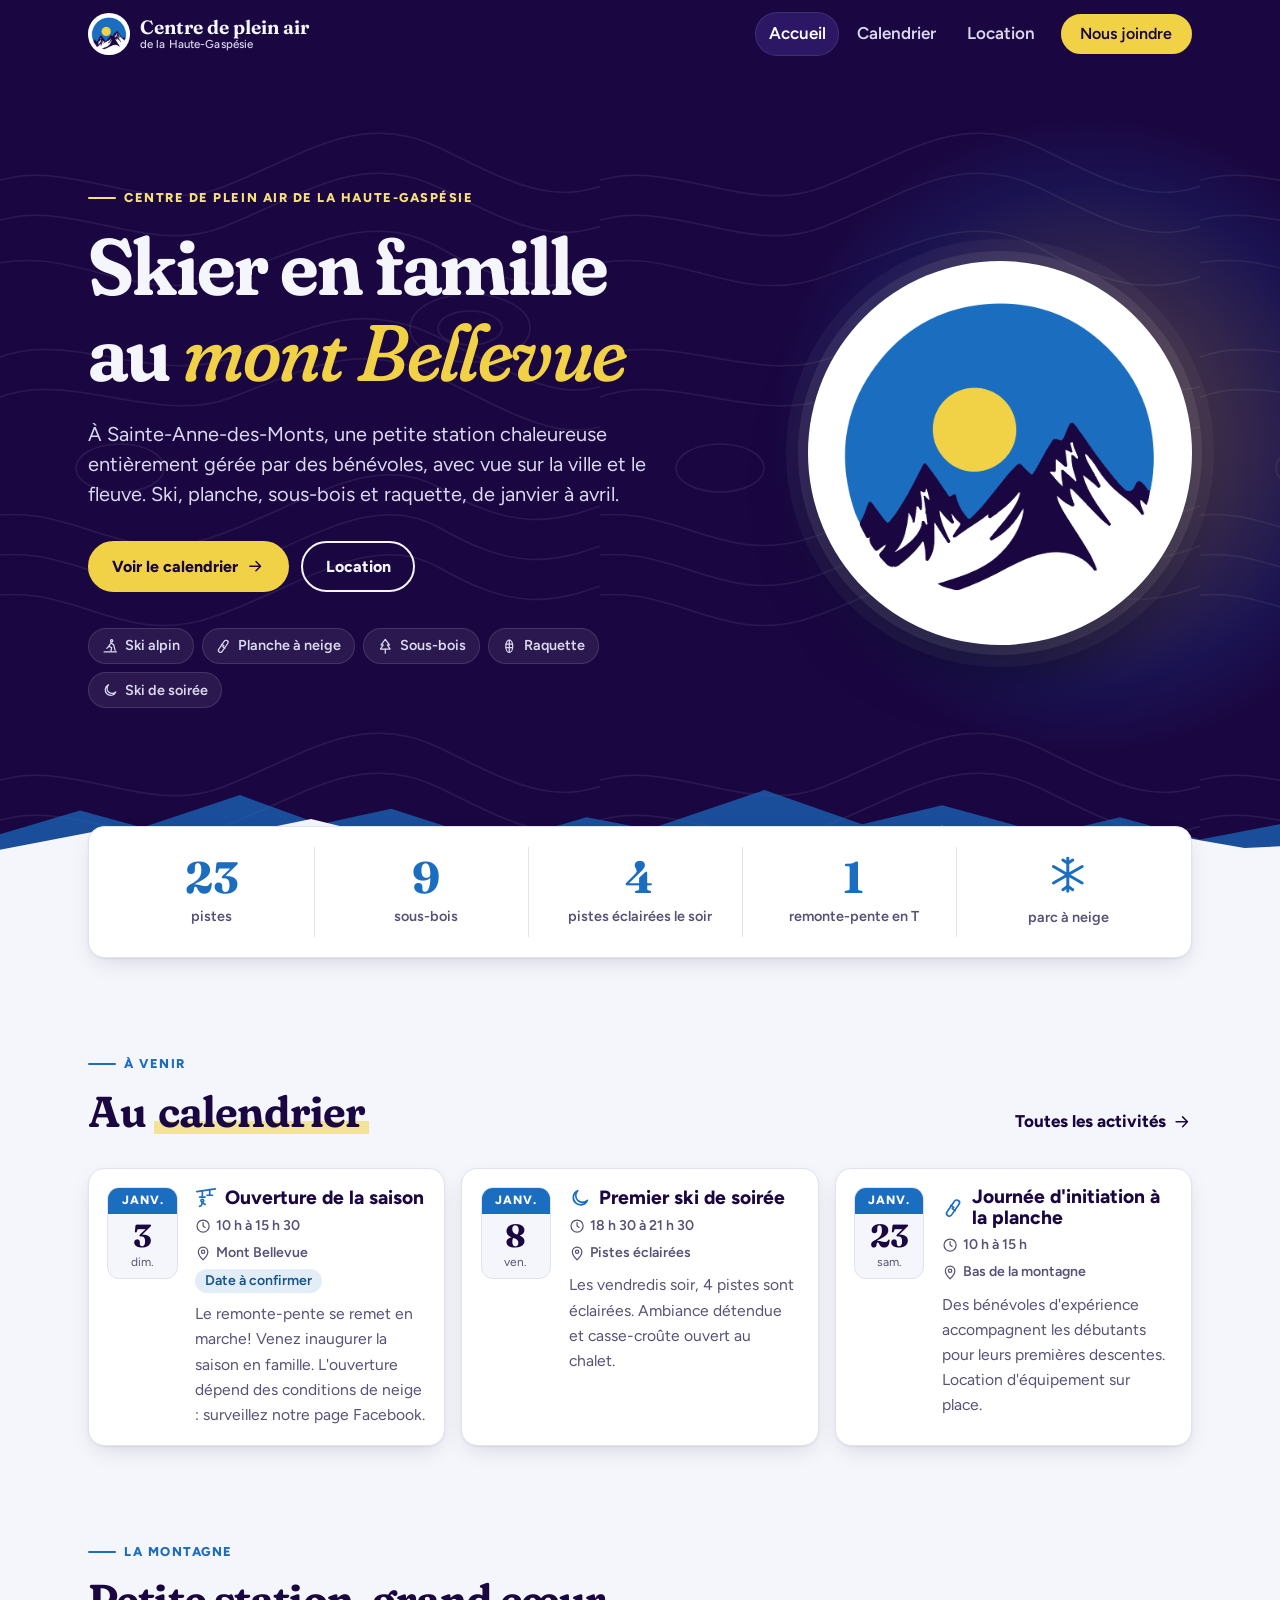
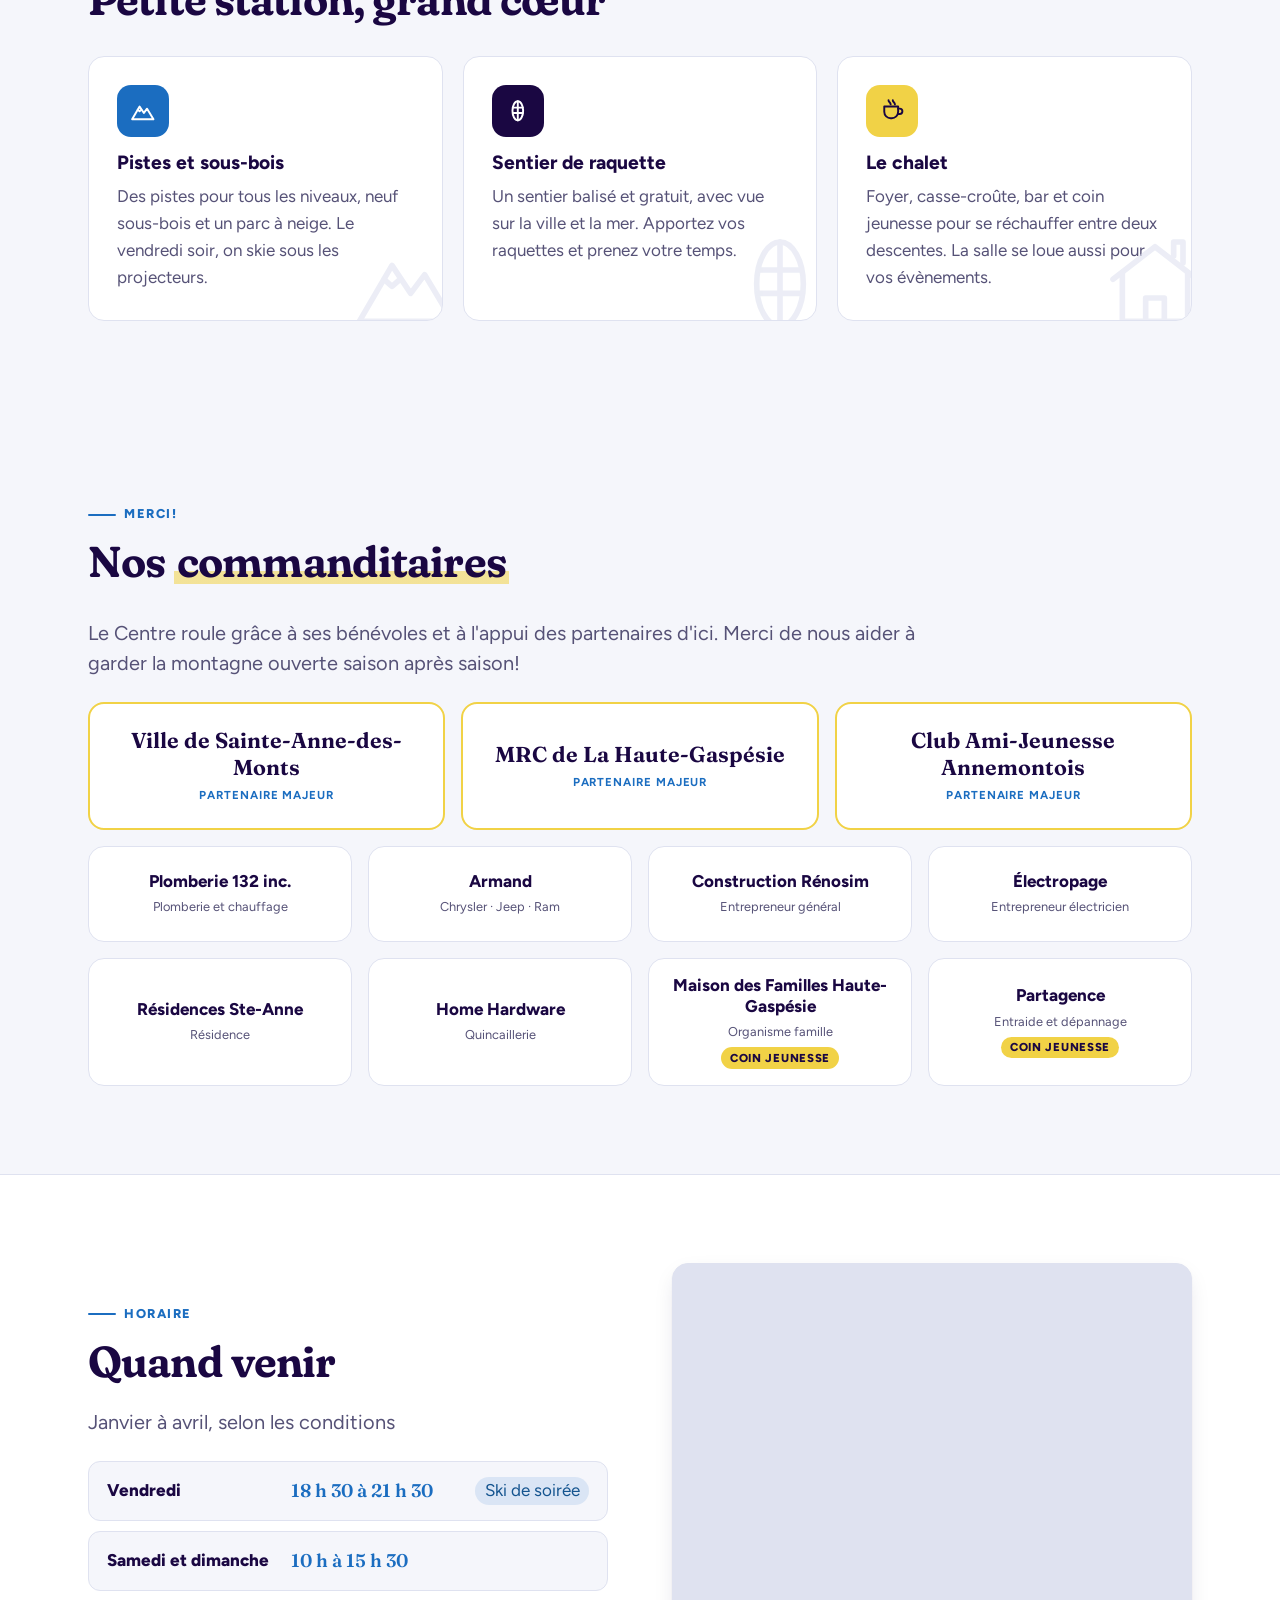
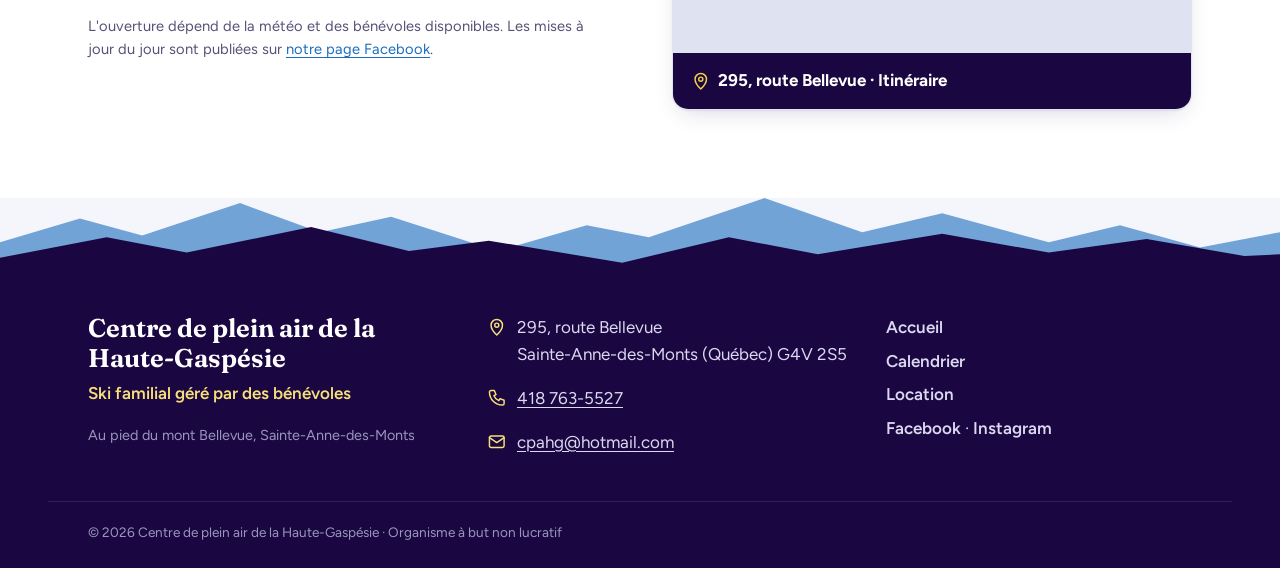
<file: index.html>
<!doctype html>
<html lang="fr-CA">
<head>
  <meta charset="utf-8">
  <meta name="viewport" content="width=device-width, initial-scale=1">
  <title>Centre de plein air de la Haute-Gaspésie | Ski au mont Bellevue</title>
  <meta name="description" content="Ski alpin, planche à neige et raquette à Sainte-Anne-des-Monts. Une station familiale entièrement gérée par des bénévoles.">
  <meta property="og:title" content="Centre de plein air de la Haute-Gaspésie">
  <meta property="og:description" content="Ski alpin, planche à neige et raquette à Sainte-Anne-des-Monts.">
  <meta property="og:type" content="website">
  <link rel="icon" href="images/favicon.png">
  <link rel="stylesheet" href="assets/style.css">
  <script src="assets/donnees.js" defer></script>
  <script src="assets/site.js" defer></script>
</head>
<body>
  <div data-site-header></div>

  <main id="contenu">
    <section class="hero">
      <div class="wrap">
        <div>
          <p class="kicker">Centre de plein air de la Haute-Gaspésie</p>
          <h1>Skier en famille au <em>mont Bellevue</em></h1>
          <p class="lead">À Sainte-Anne-des-Monts, une petite station chaleureuse entièrement gérée par des bénévoles, avec vue sur la ville et le fleuve. Ski, planche, sous-bois et raquette, de janvier à avril.</p>
          <div class="hero-actions">
            <a class="btn" href="calendrier/">Voir le calendrier <svg class="i"><use href="#i-arrow"/></svg></a>
            <a class="btn btn-ghost" href="location/">Location</a>
          </div>
          <ul class="seasons" aria-label="Activités offertes">
            <li><svg class="i"><use href="#i-ski"/></svg>Ski alpin</li>
            <li><svg class="i"><use href="#i-board"/></svg>Planche à neige</li>
            <li><svg class="i"><use href="#i-tree"/></svg>Sous-bois</li>
            <li><svg class="i"><use href="#i-snowshoe"/></svg>Raquette</li>
            <li><svg class="i"><use href="#i-moon"/></svg>Ski de soirée</li>
          </ul>
        </div>
        <div class="hero-media">
          <img src="images/logo.png" alt="Logo du Centre de plein air de la Haute-Gaspésie : des montagnes enneigées sous un soleil" width="474" height="474">
        </div>
      </div>
      <div data-ridge></div>
    </section>

    <!-- La montagne en chiffres -->
    <section class="stats-band">
      <div class="wrap">
        <ul class="stats">
          <li class="reveal"><span class="stat-num">23</span><span class="stat-label">pistes</span></li>
          <li class="reveal"><span class="stat-num">9</span><span class="stat-label">sous-bois</span></li>
          <li class="reveal"><span class="stat-num">4</span><span class="stat-label">pistes éclairées le soir</span></li>
          <li class="reveal"><span class="stat-num">1</span><span class="stat-label">remonte-pente en T</span></li>
          <li class="reveal"><span class="stat-num"><svg class="i"><use href="#i-snow"/></svg></span><span class="stat-label">parc à neige</span></li>
        </ul>
      </div>
    </section>

    <section class="section">
      <div class="wrap">
        <div class="section-head reveal">
          <div>
            <p class="kicker">À venir</p>
            <h2>Au <span class="underline">calendrier</span></h2>
          </div>
          <a class="link-arrow" href="calendrier/">Toutes les activités <svg class="i"><use href="#i-arrow"/></svg></a>
        </div>
        <div class="events events-grid" data-prochaines="3"></div>
      </div>
    </section>

    <section class="section" style="padding-top:0">
      <div class="wrap">
        <div class="section-head reveal">
          <div>
            <p class="kicker">La montagne</p>
            <h2>Petite station, grand cœur</h2>
          </div>
        </div>
        <div class="features">
          <article class="feature reveal">
            <div class="badge"><svg class="i"><use href="#i-mountain"/></svg></div>
            <h3>Pistes et sous-bois</h3>
            <p>Des pistes pour tous les niveaux, neuf sous-bois et un parc à neige. Le vendredi soir, on skie sous les projecteurs.</p>
            <svg class="i ghost-icon" aria-hidden="true"><use href="#i-mountain"/></svg>
          </article>
          <article class="feature reveal">
            <div class="badge"><svg class="i"><use href="#i-snowshoe"/></svg></div>
            <h3>Sentier de raquette</h3>
            <p>Un sentier balisé et gratuit, avec vue sur la ville et la mer. Apportez vos raquettes et prenez votre temps.</p>
            <svg class="i ghost-icon" aria-hidden="true"><use href="#i-snowshoe"/></svg>
          </article>
          <article class="feature reveal">
            <div class="badge"><svg class="i"><use href="#i-cup"/></svg></div>
            <h3>Le chalet</h3>
            <p>Foyer, casse-croûte, bar et coin jeunesse pour se réchauffer entre deux descentes. La salle se loue aussi pour vos évènements.</p>
            <svg class="i ghost-icon" aria-hidden="true"><use href="#i-cabin"/></svg>
          </article>
        </div>
      </div>
    </section>

    <!-- Commanditaires -->
    <section class="section">
      <div class="wrap">
        <div class="section-head reveal">
          <div>
            <p class="kicker">Merci!</p>
            <h2>Nos <span class="underline">commanditaires</span></h2>
          </div>
        </div>
        <p class="lead reveal">Le Centre roule grâce à ses bénévoles et à l'appui des partenaires d'ici. Merci de nous aider à garder la montagne ouverte saison après saison!</p>
        <div class="sponsors" data-commanditaires></div>
      </div>
    </section>

    <!-- Horaire et accès -->
    <section class="section section-alt">
      <div class="wrap two-col">
        <div class="reveal">
          <p class="kicker">Horaire</p>
          <h2>Quand venir</h2>
          <p class="lead" data-site-saison></p>
          <ul class="hours" data-heures></ul>
          <p class="note">L'ouverture dépend de la météo et des bénévoles disponibles. Les mises à jour du jour sont publiées sur <a href="https://www.facebook.com/cpahg">notre page Facebook</a>.</p>
        </div>
        <div class="map reveal">
          <iframe src="https://www.google.com/maps?q=49.096576,-66.519127&z=14&output=embed" title="Carte : 295, route Bellevue, Sainte-Anne-des-Monts" loading="lazy" referrerpolicy="no-referrer-when-downgrade"></iframe>
          <a class="map-link" href="https://www.google.com/maps/dir/?api=1&destination=49.096576,-66.519127"><svg class="i"><use href="#i-pin"/></svg>295, route Bellevue · Itinéraire</a>
        </div>
      </div>
    </section>
  </main>

  <div data-site-footer></div>
</body>
</html>
</file>
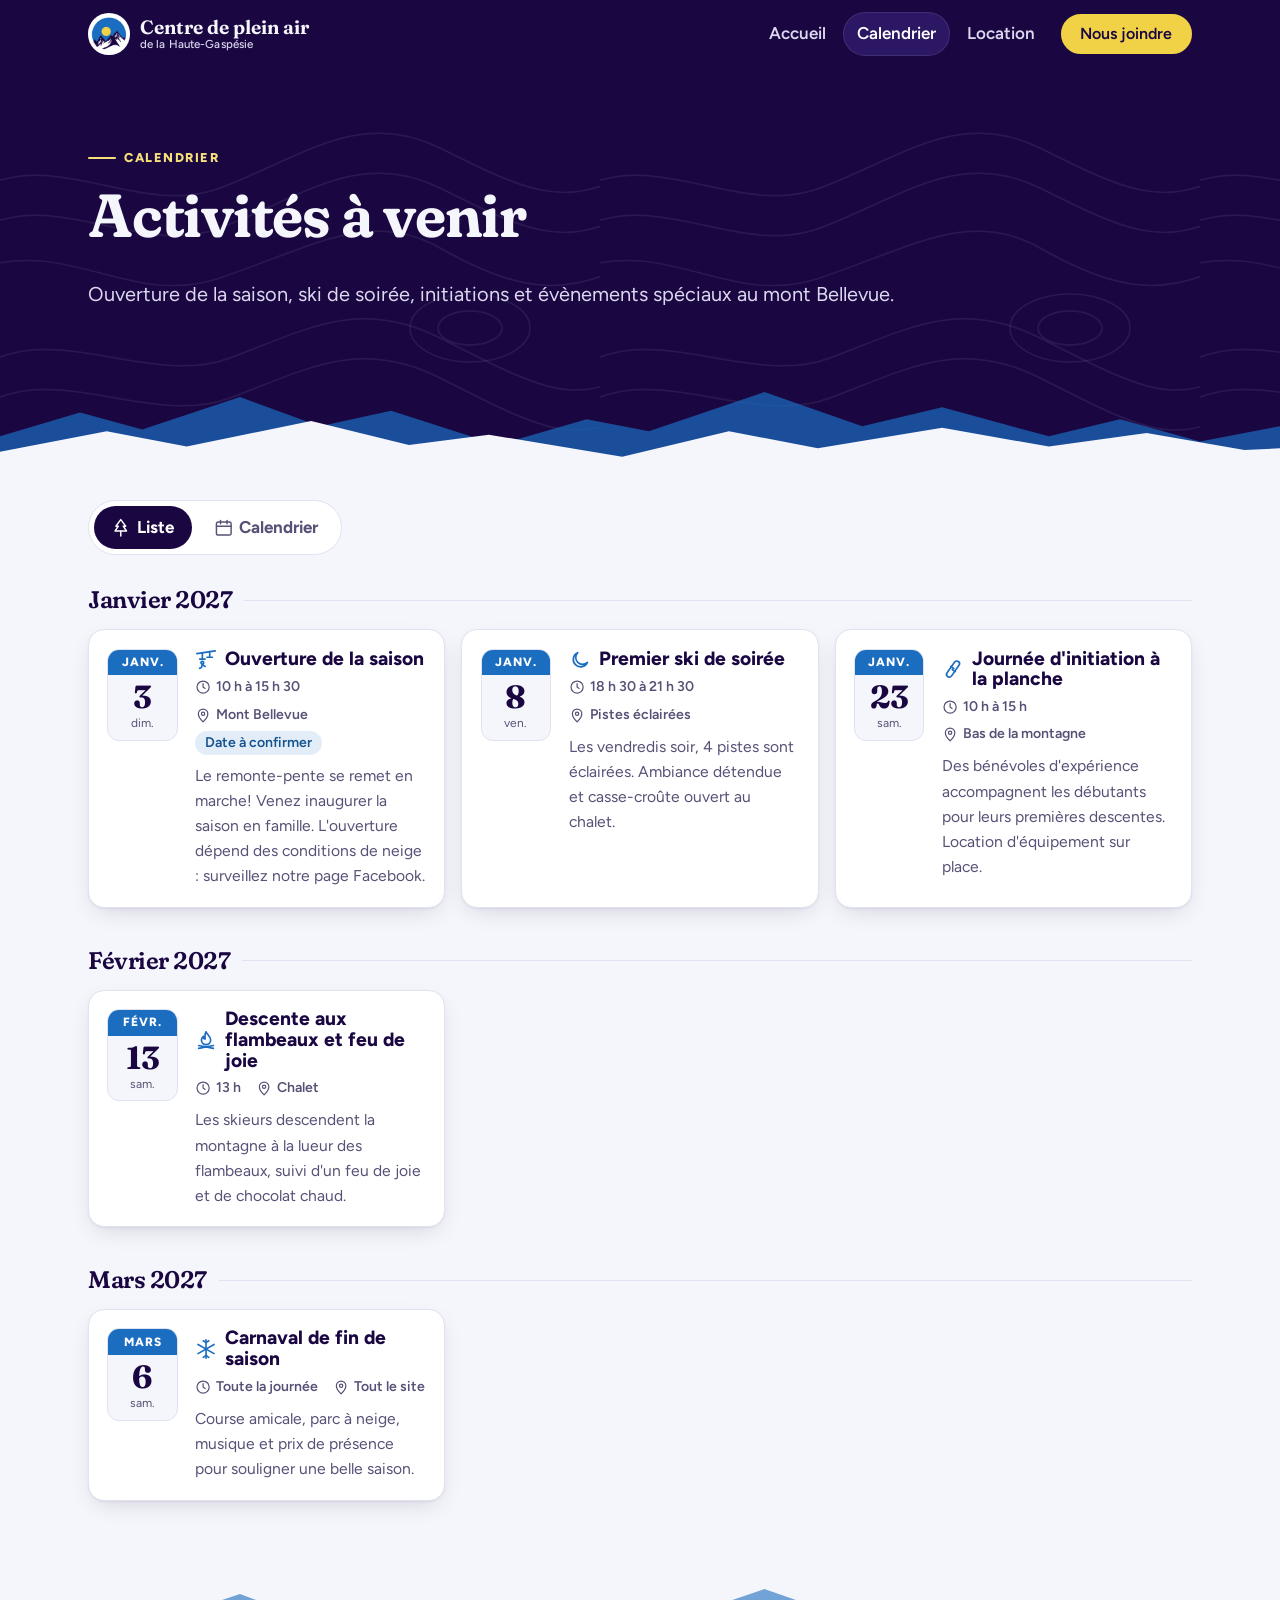
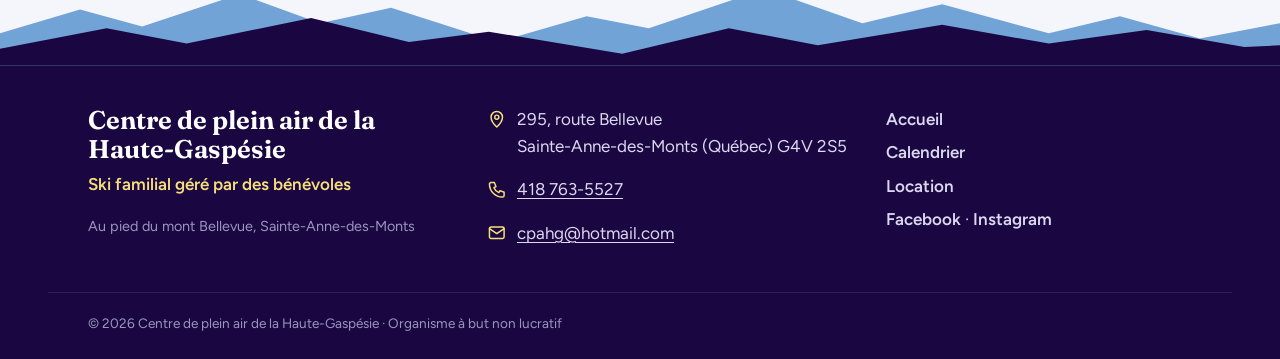
<file: calendrier/index.html>
<!doctype html>
<html lang="fr-CA">
<head>
  <meta charset="utf-8">
  <meta name="viewport" content="width=device-width, initial-scale=1">
  <title>Calendrier | Centre de plein air de la Haute-Gaspésie</title>
  <meta name="description" content="Toutes les activités à venir au Centre de plein air de la Haute-Gaspésie, avec une brève description.">
  <link rel="icon" href="../images/favicon.png">
  <link rel="stylesheet" href="../assets/style.css">
  <script src="../assets/donnees.js" defer></script>
  <script src="../assets/site.js" defer></script>
  <script src="../assets/calendrier.js" defer></script>
</head>
<body>
  <div data-site-header></div>

  <main id="contenu">
    <section class="page-head">
      <div class="wrap">
        <p class="kicker">Calendrier</p>
        <h1>Activités à venir</h1>
        <p class="lead">Ouverture de la saison, ski de soirée, initiations et évènements spéciaux au mont Bellevue.</p>
      </div>
      <div data-ridge></div>
    </section>

    <section class="section" style="padding-top:2rem">
      <div class="wrap">
        <div class="tabs" role="tablist" aria-label="Affichage du calendrier">
          <button role="tab" id="t-liste" aria-controls="p-liste" aria-selected="true"><svg class="i"><use href="#i-tree"/></svg>Liste</button>
          <button role="tab" id="t-mois" aria-controls="p-mois" aria-selected="false" tabindex="-1"><svg class="i"><use href="#i-calendar"/></svg>Calendrier</button>
        </div>

        <div id="p-liste" role="tabpanel" aria-labelledby="t-liste"></div>
        <div id="p-mois" role="tabpanel" aria-labelledby="t-mois" hidden></div>
      </div>
    </section>
  </main>

  <div data-site-footer></div>
</body>
</html>
</file>
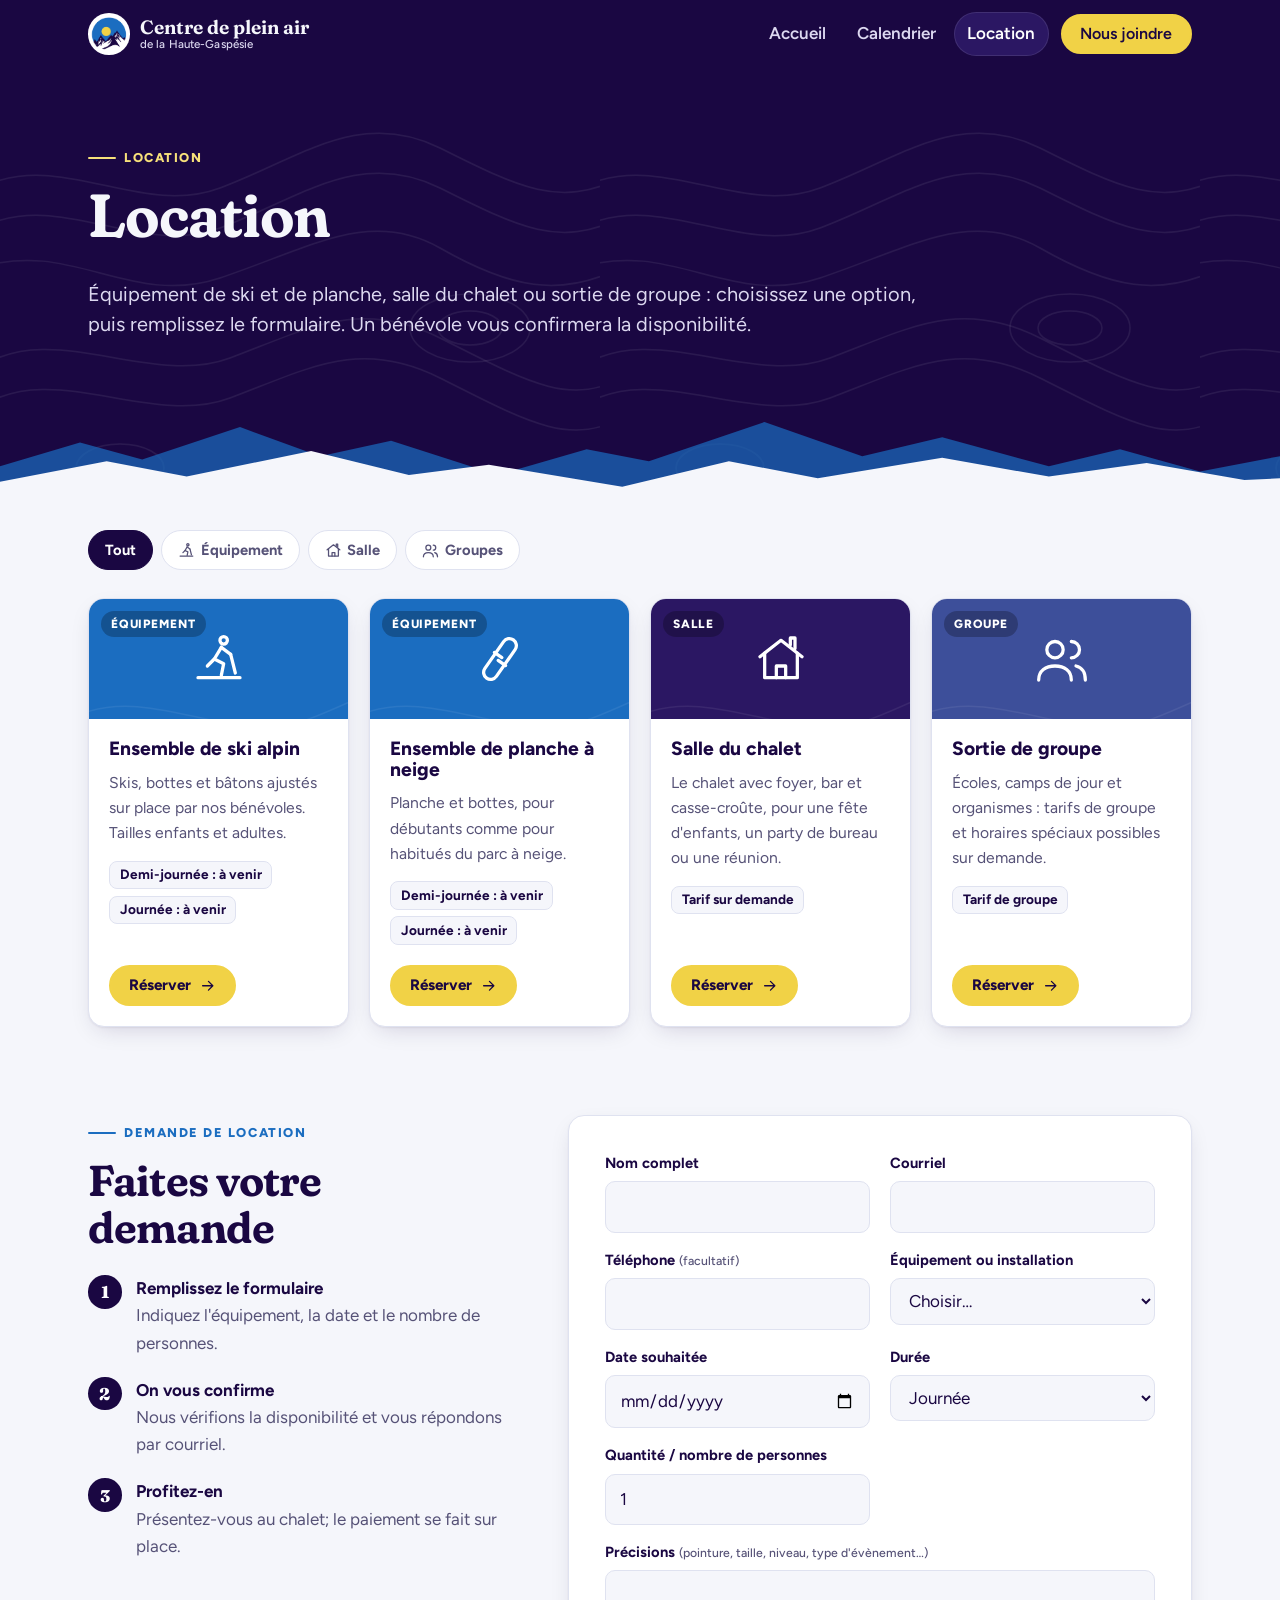
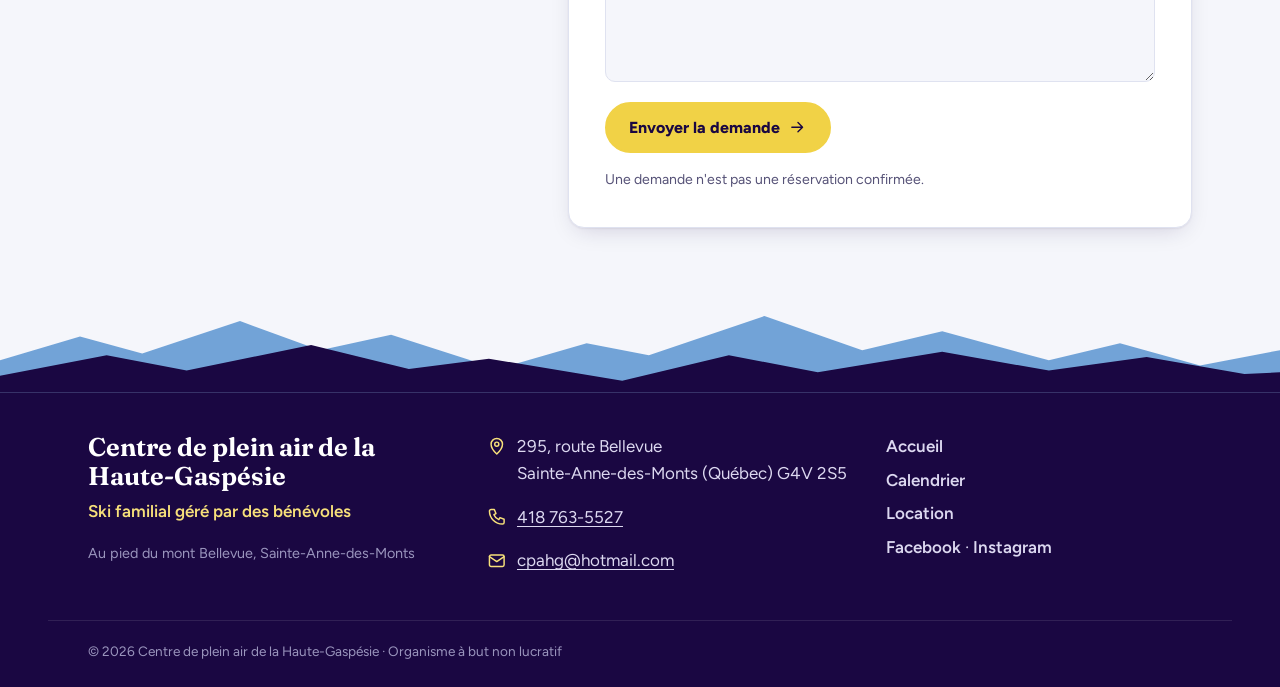
<file: location/index.html>
<!doctype html>
<html lang="fr-CA">
<head>
  <meta charset="utf-8">
  <meta name="viewport" content="width=device-width, initial-scale=1">
  <title>Location | Centre de plein air de la Haute-Gaspésie</title>
  <meta name="description" content="Location d'équipement de ski et de planche, de la salle du chalet et sorties de groupe au Centre de plein air de la Haute-Gaspésie.">
  <link rel="icon" href="../images/favicon.png">
  <link rel="stylesheet" href="../assets/style.css">
  <script src="../assets/donnees.js" defer></script>
  <script src="../assets/site.js" defer></script>
  <script src="../assets/location.js" defer></script>
</head>
<body>
  <div data-site-header></div>

  <main id="contenu">
    <section class="page-head">
      <div class="wrap">
        <p class="kicker">Location</p>
        <h1>Location</h1>
        <p class="lead">Équipement de ski et de planche, salle du chalet ou sortie de groupe : choisissez une option, puis remplissez le formulaire. Un bénévole vous confirmera la disponibilité.</p>
      </div>
      <div data-ridge></div>
    </section>

    <section class="section" style="padding-top:2rem">
      <div class="wrap">
        <div class="filters" role="group" aria-label="Filtrer par catégorie">
          <button class="chip" aria-pressed="true" data-filtre="tout">Tout</button>
          <button class="chip" aria-pressed="false" data-filtre="équipement"><svg class="i"><use href="#i-ski"/></svg>Équipement</button>
          <button class="chip" aria-pressed="false" data-filtre="salle"><svg class="i"><use href="#i-cabin"/></svg>Salle</button>
          <button class="chip" aria-pressed="false" data-filtre="groupe"><svg class="i"><use href="#i-users"/></svg>Groupes</button>
        </div>
        <div class="rentals" id="options"></div>
      </div>
    </section>

    <section class="section" id="reserver" style="padding-top:0">
      <div class="wrap form-wrap">
        <div class="reveal">
          <p class="kicker">Demande de location</p>
          <h2>Faites votre demande</h2>
          <ol class="steps">
            <li><strong>Remplissez le formulaire</strong>Indiquez l'équipement, la date et le nombre de personnes.</li>
            <li><strong>On vous confirme</strong>Nous vérifions la disponibilité et vous répondons par courriel.</li>
            <li><strong>Profitez-en</strong>Présentez-vous au chalet; le paiement se fait sur place.</li>
          </ol>
        </div>

        <form class="form reveal" id="form-location" novalidate>
          <div class="field">
            <label for="f-nom">Nom complet</label>
            <input id="f-nom" name="nom" autocomplete="name" required>
          </div>
          <div class="field">
            <label for="f-courriel">Courriel</label>
            <input id="f-courriel" name="courriel" type="email" autocomplete="email" required>
          </div>
          <div class="field">
            <label for="f-tel">Téléphone <small>(facultatif)</small></label>
            <input id="f-tel" name="telephone" type="tel" autocomplete="tel">
          </div>
          <div class="field">
            <label for="f-option">Équipement ou installation</label>
            <select id="f-option" name="option" required></select>
          </div>
          <div class="field">
            <label for="f-date">Date souhaitée</label>
            <input id="f-date" name="date" type="date" required>
          </div>
          <div class="field">
            <label for="f-duree">Durée</label>
            <select id="f-duree" name="duree">
              <option>Demi-journée</option>
              <option selected>Journée</option>
              <option>Soirée</option>
              <option>Autre (préciser)</option>
            </select>
          </div>
          <div class="field">
            <label for="f-qte">Quantité / nombre de personnes</label>
            <input id="f-qte" name="quantite" type="number" min="1" value="1">
          </div>
          <div class="field full">
            <label for="f-msg">Précisions <small>(pointure, taille, niveau, type d'évènement…)</small></label>
            <textarea id="f-msg" name="message"></textarea>
          </div>
          <div class="form-foot">
            <button class="btn" type="submit">Envoyer la demande <svg class="i"><use href="#i-arrow"/></svg></button>
            <p>Une demande n'est pas une réservation confirmée.</p>
          </div>
          <div class="form-status" role="status" hidden></div>
        </form>
      </div>
    </section>
  </main>

  <div data-site-footer></div>
</body>
</html>
</file>
<file: assets/style.css>
/* Centre de plein air — feuille de style
   Palette : forêt d'épinettes, lac, coucher de soleil, écorce de bouleau. */

@import url("https://fonts.googleapis.com/css2?family=Fraunces:opsz,wght,SOFT@9..144,400..800,100&family=Figtree:wght@400..800&display=swap");

:root {
  /* Couleurs tirées du logo */
  --night: #1a0742;     /* montagnes : fonds foncés, texte principal */
  --night-2: #2b1763;   /* surfaces sur fond foncé */
  --sky: #1b6dc0;       /* ciel : liens, accent principal */
  --sun: #f1d246;       /* soleil : boutons, détails */
  --sun-2: #f7e07a;     /* soleil pâle : accents sur fond foncé */
  --ice: #8bb8e8;       /* bleu glacier : montagnes d'arrière-plan */
  --snow: #f5f6fb;      /* neige : fond clair */
  --frost: #dfe2f0;     /* bordures, surfaces douces */
  --dusk: #565277;      /* texte secondaire */
  --on-dark: #dcd8f0;

  --font: "Figtree", system-ui, sans-serif;
  --display: "Fraunces", Georgia, serif;
  --wrap: 74rem;
  --gutter: clamp(1rem, 4vw, 2.5rem);
  --radius: 16px;
  --shadow: 0 1px 2px rgba(26, 7, 66, .06), 0 8px 24px -8px rgba(26, 7, 66, .18);

  /* Lignes topographiques (motif de fond du héros). */
  --topo: url("data:image/svg+xml,%3Csvg xmlns='http://www.w3.org/2000/svg' width='600' height='600' viewBox='0 0 600 600'%3E%3Cg fill='none' stroke='%23ffffff' stroke-opacity='.07' stroke-width='1.5'%3E%3Cpath d='M-20 120c80-40 160 30 240 0s140-80 220-40 120 60 180 30'/%3E%3Cpath d='M-20 160c80-40 160 30 240 0s140-80 220-40 120 60 180 30'/%3E%3Cpath d='M-20 200c90-30 150 40 240 10s150-70 220-30 120 50 180 20'/%3E%3Cpath d='M-20 300c70-50 170 20 250-10s130-60 210-20 130 70 180 40'/%3E%3Cpath d='M-20 340c70-50 170 20 250-10s130-60 210-20 130 70 180 40'/%3E%3Cpath d='M-20 450c90-20 140 50 230 20s160-90 230-50 110 40 180 10'/%3E%3Cpath d='M-20 490c90-20 140 50 230 20s160-90 230-50 110 40 180 10'/%3E%3Cpath d='M-20 530c90-20 140 50 230 20s160-90 230-50 110 40 180 10'/%3E%3Cellipse cx='470' cy='260' rx='60' ry='34'/%3E%3Cellipse cx='470' cy='260' rx='32' ry='17'/%3E%3Cellipse cx='120' cy='400' rx='44' ry='24'/%3E%3C/g%3E%3C/svg%3E");
}

*, *::before, *::after { box-sizing: border-box; }
html { -webkit-text-size-adjust: 100%; scroll-behavior: smooth; }
body {
  margin: 0; font-family: var(--font); font-size: 1.0625rem; line-height: 1.6;
  color: var(--night); background: var(--snow);
}
img { max-width: 100%; height: auto; display: block; }
a { color: var(--sky); text-underline-offset: .2em; text-decoration-thickness: 1px; }
a:hover { text-decoration-thickness: 2px; }
:focus-visible { outline: 3px solid var(--sky); outline-offset: 3px; border-radius: 4px; }

.wrap { width: 100%; max-width: var(--wrap); margin: 0 auto; padding: 0 var(--gutter); }
[hidden] { display: none !important; }
.sr-only { position: absolute; width: 1px; height: 1px; overflow: hidden; clip: rect(0 0 0 0); white-space: nowrap; }
.skip { position: absolute; left: -999px; top: .5rem; background: var(--sun); color: var(--night); padding: .5rem 1rem; z-index: 100; border-radius: 8px; }
.skip:focus { left: .5rem; }

.i { width: 1.15em; height: 1.15em; flex: none; fill: none; stroke: currentColor; stroke-width: 1.8; stroke-linecap: round; stroke-linejoin: round; vertical-align: -.2em; }

/* ---------- Typographie ---------- */

h1, h2, h3 { line-height: 1.08; margin: 0 0 .5em; }
h1, h2 { font-family: var(--display); font-weight: 650; font-variation-settings: "SOFT" 100; letter-spacing: -.02em; }
h1 { font-size: clamp(2.6rem, 7vw, 5rem); }
h2 { font-size: clamp(1.8rem, 4vw, 2.7rem); }
h3 { font-size: 1.2rem; font-weight: 750; }
p { margin: 0 0 1em; max-width: 65ch; }
.lead { font-size: 1.25rem; line-height: 1.5; color: var(--dusk); }
.kicker {
  display: inline-flex; align-items: center; gap: .5rem;
  font-size: .8rem; font-weight: 800; letter-spacing: .12em; text-transform: uppercase; color: var(--sky);
  margin-bottom: .9rem;
}
/**/.kicker::before { content: ""; width: 1.75rem; height: 2px; background: currentColor; border-radius: 2px; }
.underline { background: linear-gradient(transparent 68%, rgba(241,210,70,.55) 68% 92%, transparent 92%); padding: 0 .08em; }

/* ---------- En-tête ---------- */

.site-header { background: var(--night); color: var(--snow); position: sticky; top: 0; z-index: 50; }
.site-header .wrap { display: flex; align-items: center; justify-content: space-between; gap: 1rem; min-height: 4.25rem; }
.brand { display: flex; align-items: center; gap: .65rem; color: inherit; text-decoration: none; font-family: var(--display); font-weight: 650; font-size: 1.2rem; }
.brand img { width: 2.6rem; height: 2.6rem; border-radius: 50%; background: #fff; }
.nav { display: flex; align-items: center; gap: .25rem; }
.nav a { color: var(--on-dark); text-decoration: none; font-weight: 600; padding: .5rem .85rem; border-radius: 999px; }
.nav a:hover { color: #fff; background: var(--night-2); }
.nav a[aria-current="page"] { color: #fff; background: var(--night-2); box-shadow: inset 0 0 0 1px rgba(255,255,255,.1); }
.nav .btn { margin-left: .5rem; padding: .55rem 1.1rem; }
.menu-toggle { display: none; background: none; border: 1px solid rgba(255,255,255,.25); color: #fff; font: inherit; font-weight: 700; padding: .45rem .9rem; border-radius: 999px; cursor: pointer; }

@media (max-width: 820px) {
  .menu-toggle { display: block; }
  .nav { display: none; position: absolute; inset: 100% 0 auto; flex-direction: column; align-items: stretch; background: var(--night); padding: .5rem var(--gutter) 1.25rem; }
  .nav.open { display: flex; }
  .nav a { padding: .8rem 1rem; }
  .nav .btn { margin: .75rem 0 0; text-align: center; }
}

/* ---------- Boutons ---------- */

.btn {
  display: inline-flex; align-items: center; gap: .5rem; text-decoration: none; font-weight: 750;
  padding: .85rem 1.4rem; border-radius: 999px; line-height: 1.2; cursor: pointer; font-family: inherit; font-size: 1rem;
  background: var(--sun); color: var(--night) !important; border: 2px solid var(--sun);
  transition: transform .15s, background-color .15s, box-shadow .15s;
}
.btn:hover { background: #e6c22e; border-color: #e6c22e; transform: translateY(-2px); box-shadow: 0 8px 18px -8px rgba(241,210,70,.9); }
.btn .i { transition: transform .15s; }
.btn:hover .i { transform: translateX(3px); }
.btn-ghost { background: transparent; color: inherit !important; border-color: currentColor; }
.btn-ghost:hover { background: rgba(255,255,255,.08); border-color: currentColor; box-shadow: none; }

/* ---------- Héros ---------- */

.hero { position: relative; background: var(--night) var(--topo); color: var(--snow); overflow: hidden; }
.hero::before { /* lueur du soleil */
  content: ""; position: absolute; width: 40rem; height: 40rem; right: -8rem; top: 50%; transform: translateY(-55%); border-radius: 50%;
  background: radial-gradient(circle, rgba(241,210,70,.32), rgba(27,109,192,.12) 55%, transparent 70%);
  pointer-events: none;
}
.hero .wrap { position: relative; display: grid; grid-template-columns: 1.15fr .85fr; gap: clamp(2rem, 5vw, 4rem); align-items: center; padding-top: clamp(3.5rem, 9vw, 7rem); padding-bottom: clamp(5rem, 11vw, 9rem); }
.hero h1 { margin-bottom: .3em; }
.hero h1 em { font-style: italic; color: var(--sun); font-weight: 500; }
.hero .lead { color: var(--on-dark); margin-bottom: 2rem; }
.hero .kicker { color: var(--sun-2); }
.hero-actions { display: flex; flex-wrap: wrap; gap: .75rem; }
.hero-media img { width: 100%; max-width: 24rem; margin-left: auto; border-radius: 50%; background: #fff; box-shadow: 0 0 0 10px rgba(255,255,255,.08), 0 0 0 22px rgba(255,255,255,.04), 0 30px 60px -10px rgba(0,0,0,.5); animation: float 7s ease-in-out infinite; }
@keyframes float { 50% { transform: translateY(-10px) rotate(-1.5deg); } }
.hero .ridge { position: absolute; bottom: -1px; left: 0; }

.seasons { display: flex; gap: .5rem; flex-wrap: wrap; margin-top: 2.25rem; padding: 0; list-style: none; }
.seasons li { display: inline-flex; align-items: center; gap: .4rem; padding: .35rem .8rem; border-radius: 999px; background: rgba(255,255,255,.07); border: 1px solid rgba(255,255,255,.12); font-size: .9rem; font-weight: 600; color: var(--on-dark); }

@media (max-width: 820px) {
  .hero .wrap { grid-template-columns: 1fr; }
  .hero-media { order: -1; }
  .hero-media img { max-width: 9rem; margin: 0; }
}

/* Crêtes de montagnes */
.ridge { display: block; width: 100%; height: clamp(40px, 6vw, 90px); }
.ridge-back { fill: var(--sky); opacity: .7; }
.ridge-front { fill: var(--snow); }
.site-footer .ridge { background: var(--snow); }
.site-footer .ridge-back { fill: var(--sky); opacity: .6; }
.site-footer .ridge-front { fill: var(--night); }

/* En-tête de page intérieure */
.page-head { position: relative; background: var(--night) var(--topo); color: var(--snow); padding-top: clamp(2.5rem, 6vw, 4.5rem); }
.page-head .wrap { padding-bottom: clamp(2.5rem, 6vw, 4rem); }
.page-head h1 { font-size: clamp(2.3rem, 6vw, 3.8rem); }
.page-head p { color: var(--on-dark); }
.page-head .kicker { color: var(--sun-2); }
.page-head .ridge { margin-top: -1px; }

/* ---------- Sections ---------- */

.section { padding: clamp(3rem, 7vw, 5.5rem) 0; }
.section-head { display: flex; justify-content: space-between; align-items: end; gap: 1.5rem; flex-wrap: wrap; margin-bottom: 2rem; }
.section-head h2 { margin: 0; }
.link-arrow { display: inline-flex; align-items: center; gap: .4rem; font-weight: 750; color: var(--night); text-decoration: none; }
.link-arrow:hover { color: var(--sky); }
.link-arrow:hover .i { transform: translateX(3px); }
.link-arrow .i { transition: transform .15s; }

/* ---------- Activités ---------- */

.events { display: grid; gap: 1rem; }
.events-grid { grid-template-columns: repeat(auto-fill, minmax(min(100%, 21rem), 1fr)); }
.event {
  display: flex; gap: 1.1rem; background: #fff; border: 1px solid var(--frost); border-radius: var(--radius);
  padding: 1.15rem; box-shadow: var(--shadow); transition: transform .2s, box-shadow .2s;
}
.event:hover { transform: translateY(-3px); box-shadow: 0 2px 4px rgba(26,7,66,.06), 0 18px 32px -12px rgba(26,7,66,.28); }
.event-date {
  flex: none; width: 4.4rem; text-align: center; border-radius: 12px; overflow: hidden; align-self: start;
  background: var(--snow); border: 1px solid var(--frost);
}
.event-date span { display: block; }
.event-date .m { background: var(--sky); color: #fff; font-size: .75rem; font-weight: 800; text-transform: uppercase; letter-spacing: .08em; padding: .2rem 0; }
.event-date .d { font-family: var(--display); font-size: 2rem; font-weight: 700; line-height: 1.1; padding-top: .25rem; }
.event-date .w { font-size: .75rem; color: var(--dusk); padding-bottom: .4rem; }
.event-body h3 { display: flex; align-items: center; gap: .5rem; margin-bottom: .35rem; }
.event-body h3 .i { color: var(--sky); }
.event-body p:last-child { margin: 0; color: var(--dusk); font-size: .98rem; }
.event-meta { display: flex; flex-wrap: wrap; gap: .3rem .9rem; font-size: .88rem; font-weight: 600; color: var(--dusk); margin-bottom: .5rem; }
.event-meta span { display: inline-flex; align-items: center; gap: .3rem; }
.tag { background: rgba(27,109,192,.12); color: #14548f; padding: .05rem .6rem; border-radius: 999px; }

.month-title { font-family: var(--display); font-size: 1.5rem; font-weight: 600; text-transform: capitalize; margin: 2.5rem 0 1rem; display: flex; align-items: center; gap: .75rem; }
.month-title::after { content: ""; flex: 1; height: 1px; background: var(--frost); }
.month-title:first-child { margin-top: 0; }

.empty { padding: 2rem; border: 2px dashed var(--frost); border-radius: var(--radius); text-align: center; color: var(--dusk); }

/* Calendrier intégré (Outlook) */
.cal-embed { background: #fff; border-radius: var(--radius); border: 1px solid var(--frost); box-shadow: var(--shadow); overflow: hidden; }
.cal-embed iframe { display: block; width: 100%; height: 720px; border: 0; }

/* Onglets (calendrier : liste / mois) */
.tabs { display: inline-flex; background: #fff; border: 1px solid var(--frost); border-radius: 999px; padding: .3rem; gap: .25rem; margin-bottom: 2rem; }
.tabs button { font: inherit; font-weight: 700; border: 0; background: none; color: var(--dusk); padding: .5rem 1.1rem; border-radius: 999px; cursor: pointer; display: inline-flex; gap: .4rem; align-items: center; }
.tabs button[aria-selected="true"] { background: var(--night); color: #fff; }

/* ---------- Bandeau « saisons » (accueil) ---------- */

.features { display: grid; grid-template-columns: repeat(3, 1fr); gap: 1.25rem; }
.feature { position: relative; padding: 1.75rem; border-radius: var(--radius); background: #fff; border: 1px solid var(--frost); overflow: hidden; }
.feature .badge { width: 3.25rem; height: 3.25rem; border-radius: 14px; display: grid; place-items: center; margin-bottom: 1rem; color: #fff; }
.feature .badge .i { width: 1.6rem; height: 1.6rem; }
.feature:nth-child(1) .badge { background: var(--sky); }
.feature:nth-child(2) .badge { background: var(--night); }
.feature:nth-child(3) .badge { background: var(--sun); color: var(--night); }
.feature p { color: var(--dusk); margin: 0; }
.feature .ghost-icon { position: absolute; right: -1.25rem; bottom: -1.25rem; width: 7rem; height: 7rem; color: var(--frost); opacity: .6; stroke-width: 1.2; }
@media (max-width: 820px) { .features { grid-template-columns: 1fr; } }

/* ---------- Location ---------- */

.filters { display: flex; flex-wrap: wrap; gap: .5rem; margin-bottom: 1.75rem; }
.chip { font: inherit; font-weight: 700; font-size: .92rem; padding: .45rem 1rem; border-radius: 999px; border: 1px solid var(--frost); background: #fff; color: var(--dusk); cursor: pointer; display: inline-flex; gap: .35rem; align-items: center; }
.chip:hover { border-color: var(--night); color: var(--night); }
.chip[aria-pressed="true"] { background: var(--night); border-color: var(--night); color: #fff; }

.rentals { display: grid; grid-template-columns: repeat(auto-fill, minmax(min(100%, 16rem), 1fr)); gap: 1.25rem; }
.rental { display: flex; flex-direction: column; background: #fff; border: 1px solid var(--frost); border-radius: var(--radius); box-shadow: var(--shadow); overflow: hidden; transition: transform .2s; }
.rental:hover { transform: translateY(-3px); }
.rental-top { position: relative; height: 7.5rem; display: grid; place-items: center; color: #fff; background: var(--sky) var(--topo); }
.rental-top .i { width: 3.5rem; height: 3.5rem; stroke-width: 1.4; }
.rental[data-saison="hiver"] .rental-top { background-color: #3d4f9a; }
.rental[data-saison="4 saisons"] .rental-top { background-color: var(--night-2); }
.rental[data-saison="été"] .rental-top { background-color: var(--sky); }
.rental-season { position: absolute; top: .75rem; left: .75rem; font-size: .75rem; font-weight: 800; text-transform: uppercase; letter-spacing: .08em; background: rgba(0,0,0,.25); padding: .2rem .6rem; border-radius: 999px; }
.rental-body { padding: 1.25rem; display: flex; flex-direction: column; flex: 1; }
.rental-body p { color: var(--dusk); font-size: .98rem; }
.prices { list-style: none; padding: 0; margin: 0 0 1.25rem; display: flex; flex-wrap: wrap; gap: .4rem; }
.prices li { font-size: .85rem; font-weight: 700; background: var(--snow); border: 1px solid var(--frost); padding: .15rem .6rem; border-radius: 8px; }
.rental .btn { margin-top: auto; align-self: start; padding: .6rem 1.1rem; font-size: .95rem; }

/* Formulaire */
.form-wrap { display: grid; grid-template-columns: .8fr 1.2fr; gap: clamp(2rem, 5vw, 4rem); align-items: start; }
@media (max-width: 860px) { .form-wrap { grid-template-columns: 1fr; } }
.steps { list-style: none; padding: 0; margin: 1.5rem 0 0; counter-reset: s; }
.steps li { counter-increment: s; position: relative; padding-left: 3rem; margin-bottom: 1.25rem; color: var(--dusk); }
.steps li strong { display: block; color: var(--night); }
.steps li::before { content: counter(s); position: absolute; left: 0; top: 0; width: 2.1rem; height: 2.1rem; border-radius: 50%; display: grid; place-items: center; background: var(--night); color: #fff; font-weight: 800; font-family: var(--display); }

.form { background: #fff; border: 1px solid var(--frost); border-radius: var(--radius); box-shadow: var(--shadow); padding: clamp(1.25rem, 4vw, 2.25rem); display: grid; grid-template-columns: 1fr 1fr; gap: 1rem 1.25rem; }
.field { display: flex; flex-direction: column; gap: .35rem; }
.field.full { grid-column: 1 / -1; }
@media (max-width: 560px) { .form { grid-template-columns: 1fr; } }
.field label { font-weight: 700; font-size: .92rem; }
.field label small { font-weight: 500; color: var(--dusk); }
.field input, .field select, .field textarea {
  font: inherit; color: inherit; padding: .7rem .85rem; border: 1.5px solid var(--frost); border-radius: 10px; background: var(--snow); width: 100%;
}
.field input:focus, .field select:focus, .field textarea:focus { outline: none; border-color: var(--sky); background: #fff; box-shadow: 0 0 0 4px rgba(27,109,192,.18); }
.field textarea { min-height: 7rem; resize: vertical; }
.form-foot { grid-column: 1 / -1; display: flex; align-items: center; gap: 1rem; flex-wrap: wrap; margin-top: .25rem; }
.form-foot p { margin: 0; font-size: .88rem; color: var(--dusk); }
.form-status { grid-column: 1 / -1; padding: .9rem 1.1rem; border-radius: 10px; font-weight: 600; }
.form-status.ok { background: rgba(27,109,192,.12); color: #14548f; }
.form-status.err { background: rgba(220,80,60,.12); color: #9a2a1a; }

/* ---------- Pied de page ---------- */

.footer-body { background: var(--night); color: var(--on-dark); padding: 2.5rem 0 1.5rem; }
.footer-grid { display: grid; grid-template-columns: 1.2fr 1.2fr 1fr; gap: 2rem; }
@media (max-width: 760px) { .footer-grid { grid-template-columns: 1fr; } }
.footer-name { font-family: var(--display); line-height: 1.15; max-width: 16ch; margin-bottom: .4rem !important; font-size: 1.6rem; font-weight: 650; color: #fff; margin: 0; }
.footer-slogan { color: var(--sun-2); font-weight: 600; }
.footer-contact { list-style: none; margin: 0; padding: 0; display: grid; gap: .7rem; }
.footer-contact li { display: flex; gap: .65rem; align-items: start; }
.footer-contact .i { color: var(--sun-2); margin-top: .2rem; }
.site-footer a { color: var(--on-dark); }
.site-footer a:hover { color: #fff; }
.footer-nav { display: flex; flex-direction: column; gap: .4rem; }
.footer-nav a { text-decoration: none; font-weight: 600; }
.footer-legal { margin-top: 2.5rem; padding-top: 1.25rem; border-top: 1px solid rgba(255,255,255,.1); font-size: .85rem; color: #9a95bd; }

/* Apparition douce au défilement */
@media (prefers-reduced-motion: no-preference) {
  .reveal { opacity: 0; transform: translateY(16px); transition: opacity .6s ease, transform .6s ease; }
  .reveal.visible { opacity: 1; transform: none; }
}
@media (prefers-reduced-motion: reduce) {
  * { animation: none !important; transition: none !important; scroll-behavior: auto !important; }
}

/* ---------- Ajouts CPAHG ---------- */

.brand span { display: flex; flex-direction: column; line-height: 1.1; }
.brand small { font-family: var(--font); font-weight: 500; font-size: .72rem; color: var(--on-dark); letter-spacing: .01em; }


/* Bandeau de chiffres, chevauche la crête du héros */
.stats-band { position: relative; margin-top: -1px; }
.stats {
  list-style: none; margin: -2.5rem 0 0; padding: 1.25rem; position: relative; z-index: 2;
  display: grid; grid-template-columns: repeat(5, 1fr); gap: .5rem;
  background: #fff; border: 1px solid var(--frost); border-radius: var(--radius); box-shadow: var(--shadow);
}
.stats li { text-align: center; padding: .5rem; border-right: 1px solid var(--frost); }
.stats li:last-child { border-right: 0; }
.stat-num { display: block; font-family: var(--display); font-weight: 700; font-size: clamp(2rem, 4vw, 2.75rem); line-height: 1; color: var(--sky); }
.stat-num .i { width: .9em; height: .9em; vertical-align: 0; }
.stat-label { display: block; margin-top: .35rem; font-size: .9rem; font-weight: 600; color: var(--dusk); }
@media (max-width: 760px) {
  .stats { grid-template-columns: repeat(2, 1fr); margin-top: -1.5rem; }
  .stats li { border-right: 0; border-bottom: 1px solid var(--frost); }
  .stats li:last-child { grid-column: 1 / -1; border-bottom: 0; }
}

.section-alt { background: #fff; border-top: 1px solid var(--frost); }
.two-col { display: grid; grid-template-columns: 1fr 1fr; gap: clamp(2rem, 5vw, 4rem); align-items: center; }
@media (max-width: 820px) { .two-col { grid-template-columns: 1fr; } }

.hours { list-style: none; padding: 0; margin: 1.5rem 0; display: grid; gap: .6rem; }
.hours li { display: flex; flex-wrap: wrap; align-items: center; gap: .4rem 1rem; padding: .9rem 1.1rem; background: var(--snow); border: 1px solid var(--frost); border-radius: 12px; }
.h-jours { font-weight: 800; min-width: 10.5rem; }
.h-heures { font-family: var(--display); font-size: 1.15rem; font-weight: 600; color: var(--sky); }
.hours .tag { margin-left: auto; }
.note { font-size: .92rem; color: var(--dusk); }

.map { border-radius: var(--radius); overflow: hidden; border: 1px solid var(--frost); box-shadow: var(--shadow); background: var(--frost); }
.map iframe { display: block; width: 100%; aspect-ratio: 4 / 3; border: 0; }
.map-link { display: flex; align-items: center; gap: .5rem; padding: .9rem 1.1rem; background: var(--night); color: #fff; font-weight: 700; text-decoration: none; }
.map-link:hover { background: var(--night-2); }
.map-link .i { color: var(--sun); }

/* Commanditaires */
.sponsors { margin-top: 1.5rem; display: grid; gap: 1rem; }
.sponsors-row { display: grid; grid-template-columns: repeat(auto-fill, minmax(min(100%, 14rem), 1fr)); gap: 1rem; }
.sponsors-majors { grid-template-columns: repeat(auto-fit, minmax(min(100%, 16rem), 1fr)); }
.sponsor {
  display: grid; place-items: center; min-height: 6rem; padding: 1rem; text-align: center; text-decoration: none; color: var(--night);
  background: #fff; border: 1px solid var(--frost); border-radius: var(--radius); transition: transform .2s, box-shadow .2s, border-color .2s;
}
a.sponsor:hover { transform: translateY(-3px); box-shadow: var(--shadow); border-color: var(--sky); }
.sponsor img { max-height: 4rem; width: auto; object-fit: contain; filter: grayscale(1); opacity: .8; transition: filter .2s, opacity .2s; }
.sponsor:hover img { filter: none; opacity: 1; }
.sponsor { display: flex; flex-direction: column; justify-content: center; align-items: center; gap: .3rem; }
.sponsor-name { font-weight: 750; line-height: 1.25; }
.sponsor-type { font-size: .8rem; color: var(--dusk); }
.sponsor-note { font-size: .72rem; font-weight: 800; letter-spacing: .06em; text-transform: uppercase; color: var(--night); background: var(--sun); padding: .1rem .55rem; border-radius: 999px; }
.sponsor-major .sponsor-type { color: var(--sky); font-weight: 700; text-transform: uppercase; letter-spacing: .08em; font-size: .72rem; }
.sponsor-major { min-height: 8rem; border: 2px solid var(--sun); }
.sponsor-major img { max-height: 5.5rem; }
.sponsor-major .sponsor-name { font-family: var(--display); font-size: 1.35rem; font-weight: 650; }

.footer-full { font-size: .9rem; color: #9a95bd; }

/* Location : couleur par catégorie */
.rental[data-saison="équipement"] .rental-top { background-color: var(--sky); }
.rental[data-saison="salle"] .rental-top { background-color: var(--night-2); }
.rental[data-saison="groupe"] .rental-top { background-color: #3d4f9a; }
</file>
